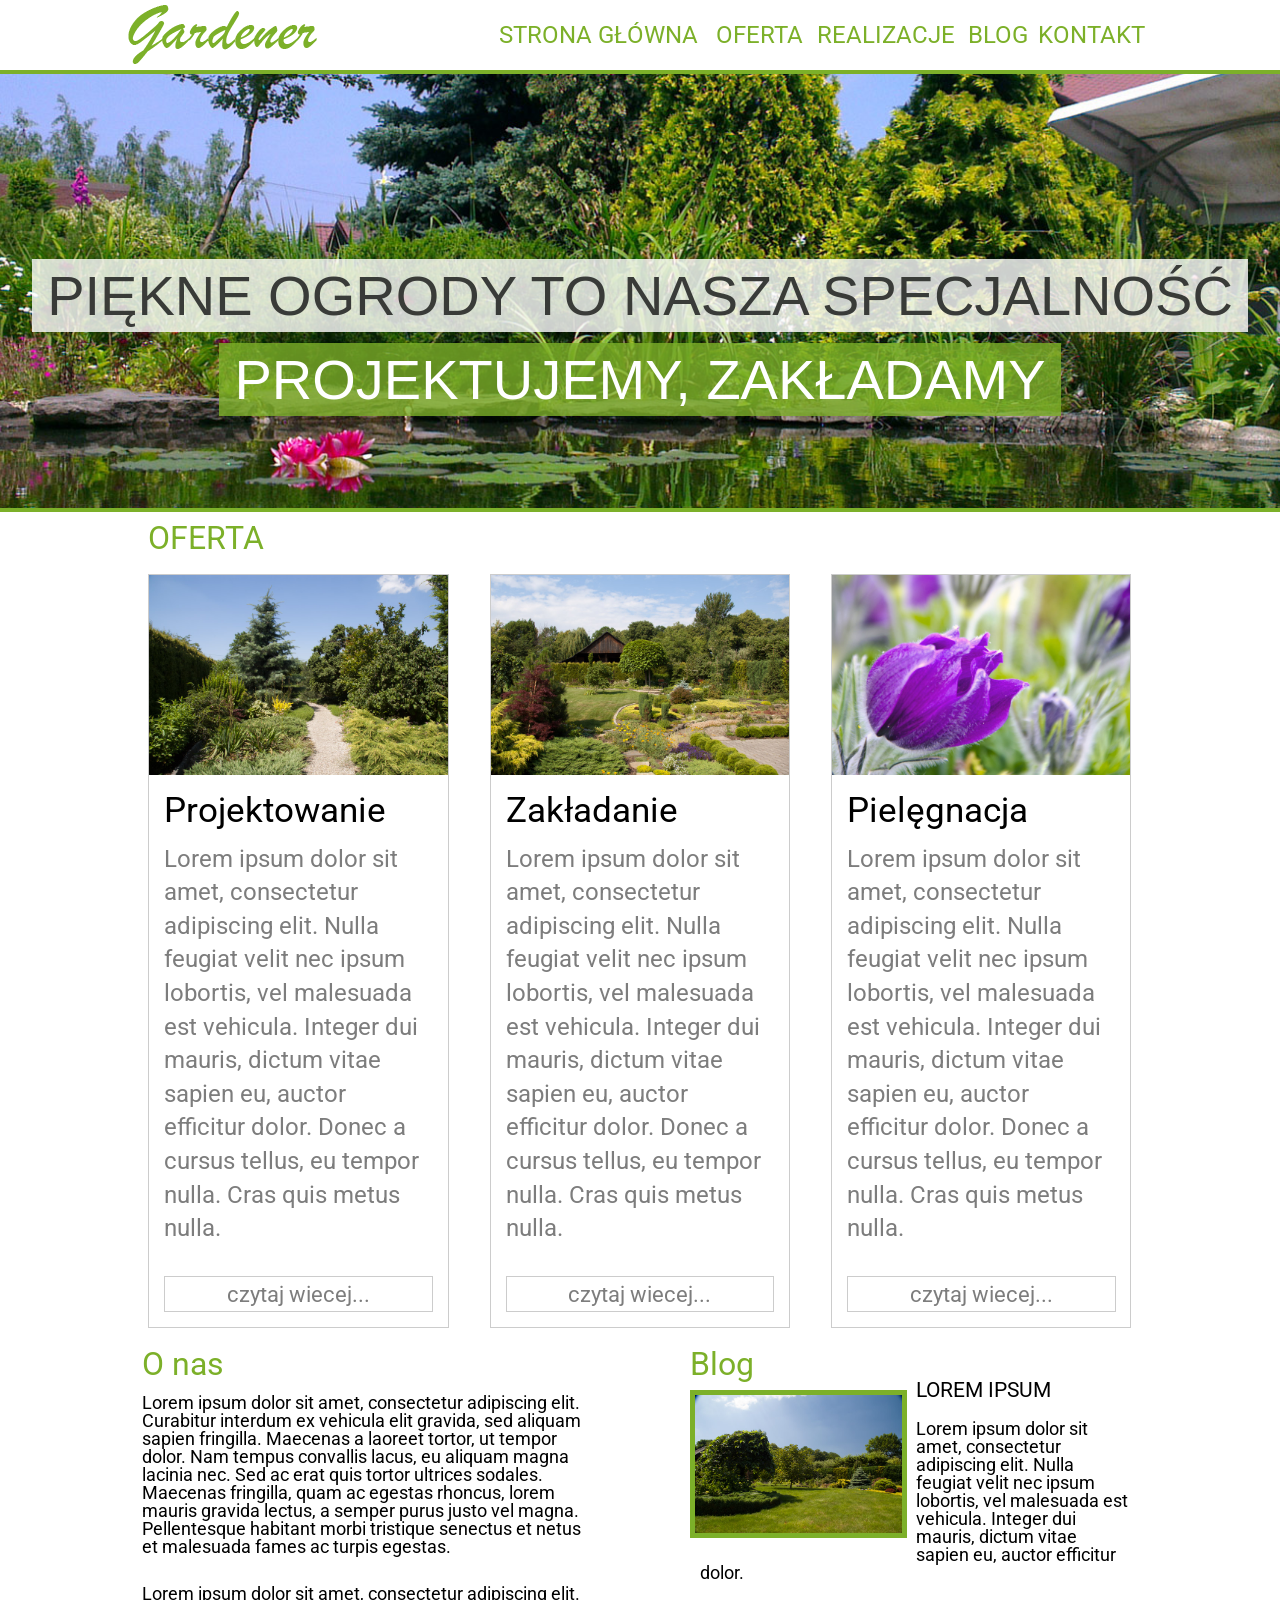
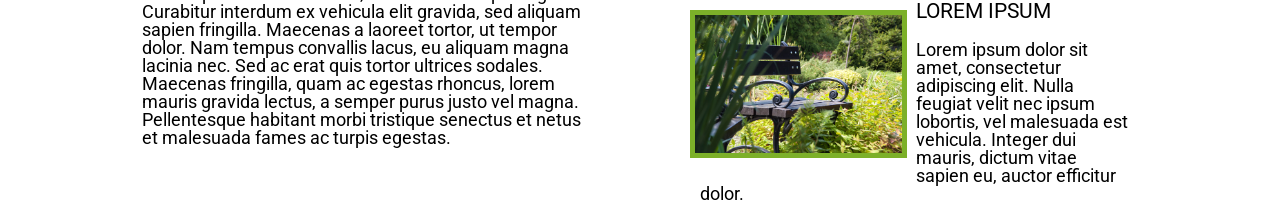
<file: garden/index.html>
<!DOCTYPE html>
<html lang="pl">
	<head>
	<meta charset="utf-8">
	
	<meta name="decryption" content=" Projektowanie i zakładanie ogrodów to nasza specjalność">
	<meta name="keywords" content="Zakładanie ogrodów projektowanie, pielęgnacja , projekt ogrodu">
	<meta name="viewport" content="width=device-width, initial-scale=1.0">
	<link rel="stylesheet" href="css/reset.css">
	<link href="http://fonts.googleapis.com/css?family=Roboto" rel="stylesheet" type="text/css">
	<link rel="stylesheet" href="css/style.css">
	<title>Garden - Projektowanie i zakładanie ogrodów</title>
	</head>
	<body>
	<header class="contener floatfix">
	<h1><a href="index.html">Gardener</a></h1>
	<nav>
		<a href="#" class="switch">MENU</a>
		<ul class="mennu">
			<li><a href="index.html">Strona główna</a></li>
			<li><a href="#">Oferta</a></li>
			<li><a href="#">Realizacje</a></li>
			<li><a href="#">Blog</a></li>
			<li><a href="#">Kontakt</a></li>
	</nav>
	</header> 
	<div class="slogan-bg">
		<div class="slogan">
		<h1>PIĘKNE OGRODY TO NASZA SPECJALNOŚĆ</h1>
		<h2>PROJEKTUJEMY, ZAKŁADAMY</h2>
	</div>
	</div>
	<section class="contener floatfix">
	<h1>Oferta</h1>
	<div class="box">
		<img src="images/projektowanie.jpg"
		alt='Projektowanie ogrodów'>
		<div class="desc">
		<h2>Projektowanie</h2>
		<p>Lorem ipsum dolor sit amet, consectetur adipiscing elit. Nulla feugiat velit nec ipsum lobortis,
		vel malesuada est vehicula. Integer dui mauris, dictum vitae sapien eu, auctor efficitur dolor. 
		Donec a cursus tellus, eu tempor nulla. Cras quis metus nulla.</p>
		<span class="readmore"><a href="#">
		czytaj wiecej...
		</a></span>
		</div>
	</div>
		<div class="box">
		<img src='images/zakladanie.jpg'
		alt='Zakładanie ogrodów'>
		<div class="desc">
		<h2>Zakładanie</h2>
		<p>Lorem ipsum dolor sit amet, consectetur adipiscing elit. Nulla feugiat velit nec ipsum lobortis,
		vel malesuada est vehicula. Integer dui mauris, dictum vitae sapien eu, auctor efficitur dolor. 
		Donec a cursus tellus, eu tempor nulla. Cras quis metus nulla.</p>
		<span class="readmore"><a href="#">
		czytaj wiecej...
		</a></span>
		</div>
	</div>
		
		<div class="box">
		<img src='images/pielegnacja.jpg'
		alt='Pielęgnacja ogrodów'>
		<div class="desc">
		<h2>Pielęgnacja</h2>
		<p>Lorem ipsum dolor sit amet, consectetur adipiscing elit. Nulla feugiat velit nec ipsum lobortis,
		vel malesuada est vehicula. Integer dui mauris, dictum vitae sapien eu, auctor efficitur dolor. 
		Donec a cursus tellus, eu tempor nulla. Cras quis metus nulla.</p>
		<span class="readmore"><a href="#">
		czytaj wiecej...
		</a></span>
		</div>
	</div>
	</section>
	<div class="contener floatfix">
		<div class="left">
		<h1>O nas</h1>
		<p>Lorem ipsum dolor sit amet, consectetur adipiscing elit. Curabitur interdum ex vehicula elit
		gravida, sed aliquam sapien fringilla. Maecenas a laoreet tortor, ut tempor dolor. Nam tempus
		convallis lacus, eu aliquam magna lacinia nec. Sed ac erat quis tortor ultrices sodales.
		Maecenas fringilla, quam ac egestas rhoncus, lorem mauris gravida lectus, a semper purus 
		justo vel magna. Pellentesque habitant morbi tristique senectus et netus et malesuada fames
		ac turpis egestas. 
		</p>
		<p>Lorem ipsum dolor sit amet, consectetur adipiscing elit. Curabitur interdum ex vehicula elit
		gravida, sed aliquam sapien fringilla. Maecenas a laoreet tortor, ut tempor dolor. Nam tempus
		convallis lacus, eu aliquam magna lacinia nec. Sed ac erat quis tortor ultrices sodales.
		Maecenas fringilla, quam ac egestas rhoncus, lorem mauris gravida lectus, a semper purus 
		justo vel magna. Pellentesque habitant morbi tristique senectus et netus et malesuada fames
		ac turpis egestas. 
		</p>
		</div>
		
		<div class="right">
		<h1>Blog</h1>
		<div class="post">
		<img src="images/post-1.jpg" alt="Tytuł postu">
		<h2><a href="#">LOREM IPSUM</a></h2>
		<p>Lorem ipsum dolor sit amet, consectetur adipiscing elit. Nulla feugiat velit nec ipsum lobortis,
		vel malesuada est vehicula. Integer dui mauris, dictum vitae sapien eu, auctor efficitur dolor. 
		</p>
		</div>
		
		<div class="post">
		<img src="images/post-2.jpg" alt="Tytuł postu">
		<h2><a href="#">LOREM IPSUM</a></h2>
		<p>Lorem ipsum dolor sit amet, consectetur adipiscing elit. Nulla feugiat velit nec ipsum lobortis,
		vel malesuada est vehicula. Integer dui mauris, dictum vitae sapien eu, auctor efficitur dolor. 
		</p>
		
	</div>
	<script src="js/jquery-3.2.1.js"></script>
	<script src="js/script.js"></script>
	</body>
</html>
</file>
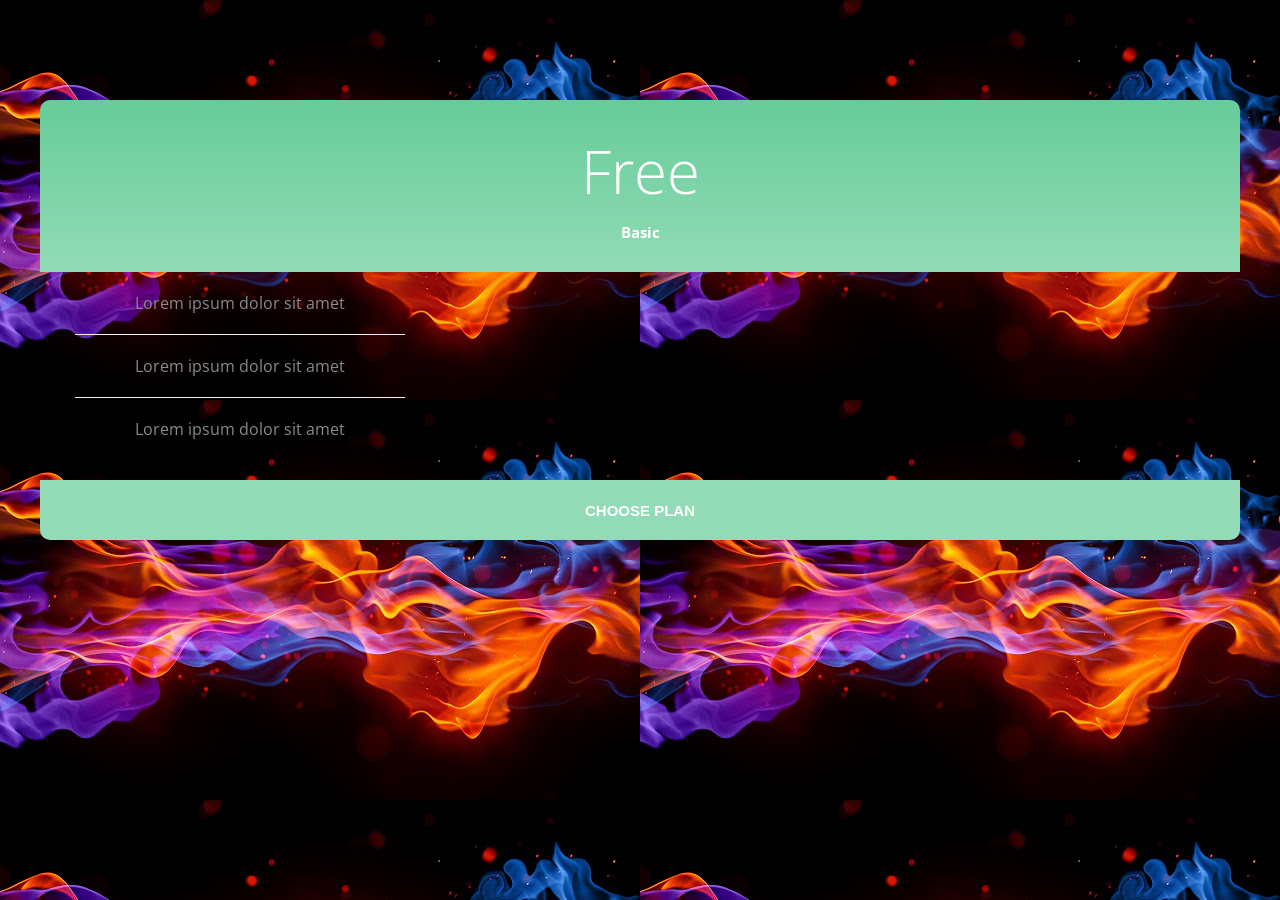
<file: WebDesigns/01. Modern Price Tables HTML5 & CSS3/index.html>
<!DOCTYPE html>
<html>
	<head>
		<meta charset="utf-8">
		<title>Modern Price Tables HTML5 & CSS3</title>
		<link rel="stylesheet" href="./style.css">
	<head>
	<body>

	<div id="price-table">
		<div class="price_card free">
			<div class="header">
				<span class="price">Free</span>
				<span class="name">Basic</span>
			</div>
			<ul class="features">
			<li>Lorem ipsum dolor sit amet</li>
			<li>Lorem ipsum dolor sit amet</li>
			<li>Lorem ipsum dolor sit amet</li>
			</ul>
			<button>Choose Plan</button>
		</div>
	</div>

	</body>
</html>
</file>
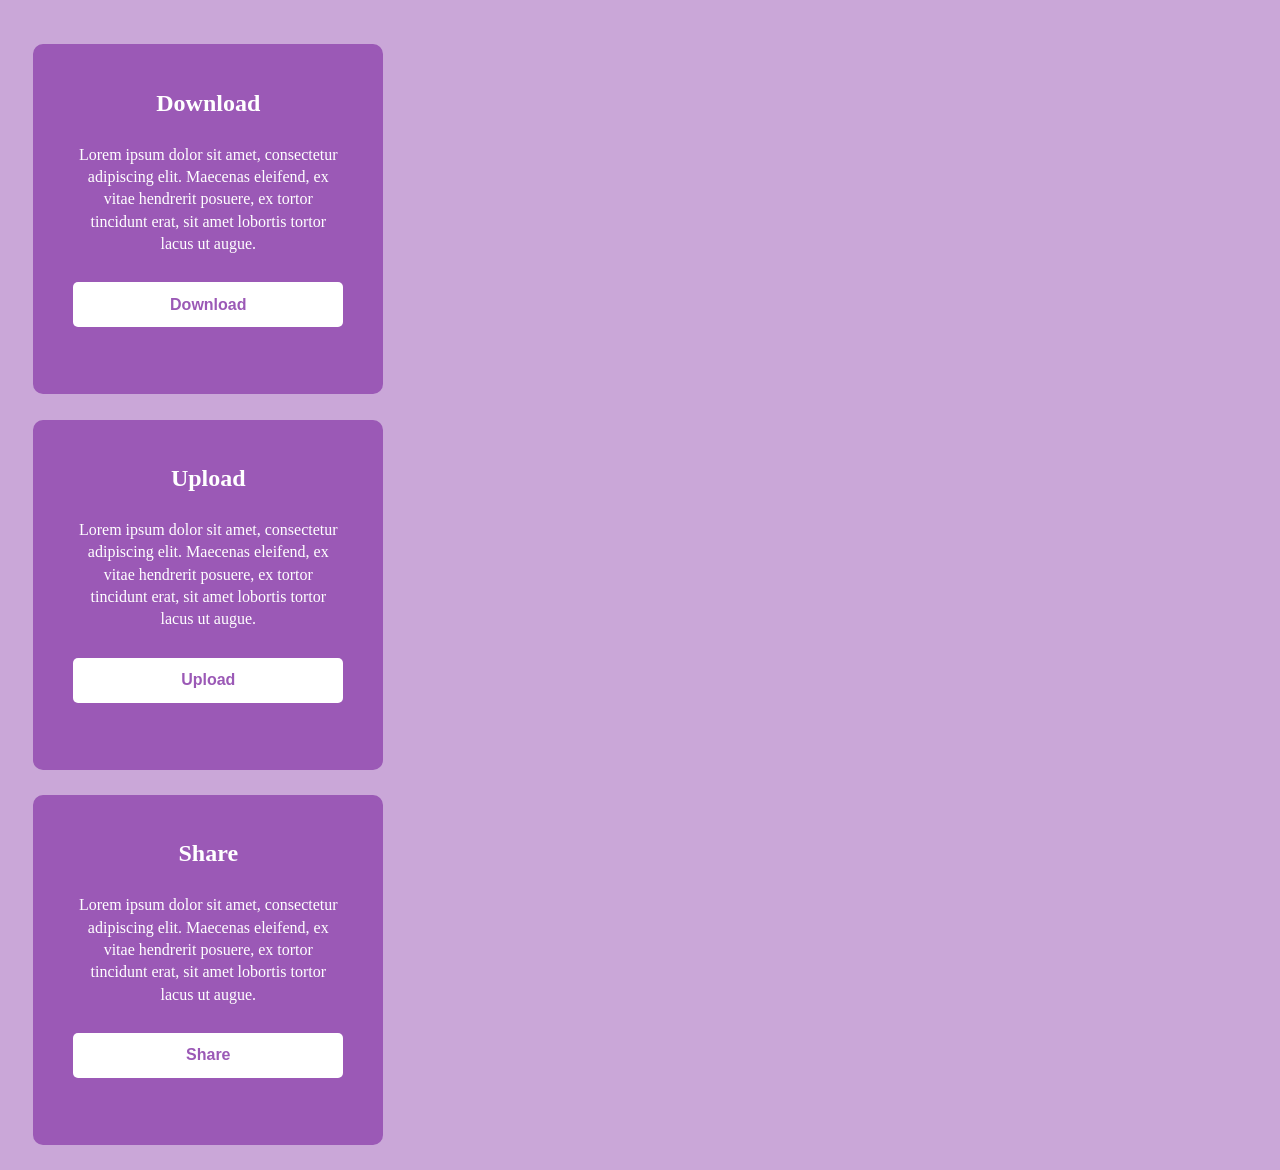
<file: WebDesigns/06. Flexbox Action Grid HTML5 CSS3/index.html>
<!DOCTYPE html>
<html>
	<head>
		<meta charset="utf-8">
		<title>Flexbox Action Grid HTML5 CSS3</title>
		<link rel="stylesheet" href="./style.css">
	<head>
	<body>
		<section class="xop-section">
			<div class="xop-wrapper">
			<div class="xop-container">
			</div>
			</div>
		</section>
		<div class="xop-actionBox">
			<h4 class="xop-heading">Download</h4>
			<p class="xop-text">Lorem ipsum dolor sit amet, consectetur adipiscing elit. Maecenas eleifend, ex vitae hendrerit posuere, ex tortor tincidunt erat, sit amet lobortis tortor lacus ut augue.</p>
			<button class="xop-btn">Download <i aria-hidden="true" class="fa fa-download"></i></button>
		</div>
		<div class="xop-actionBox">
			<h4 class="xop-heading">Upload</h4>
			<p class="xop-text">Lorem ipsum dolor sit amet, consectetur adipiscing elit. Maecenas eleifend, ex vitae hendrerit posuere, ex tortor tincidunt erat, sit amet lobortis tortor lacus ut augue.</p>
			<button class="xop-btn">Upload <i aria-hidden="true" class="fa fa-upload"></i></button>
		</div>
		<div class="xop-actionBox">
			<h4 class="xop-heading">Share</h4>
			<p class="xop-text">Lorem ipsum dolor sit amet, consectetur adipiscing elit. Maecenas eleifend, ex vitae hendrerit posuere, ex tortor tincidunt erat, sit amet lobortis tortor lacus ut augue.</p>
			<button class="xop-btn">Share <i aria-hidden="true" class="fa fa-share-alt"></i></button>
		</div>
	</body>
</html>
</file>
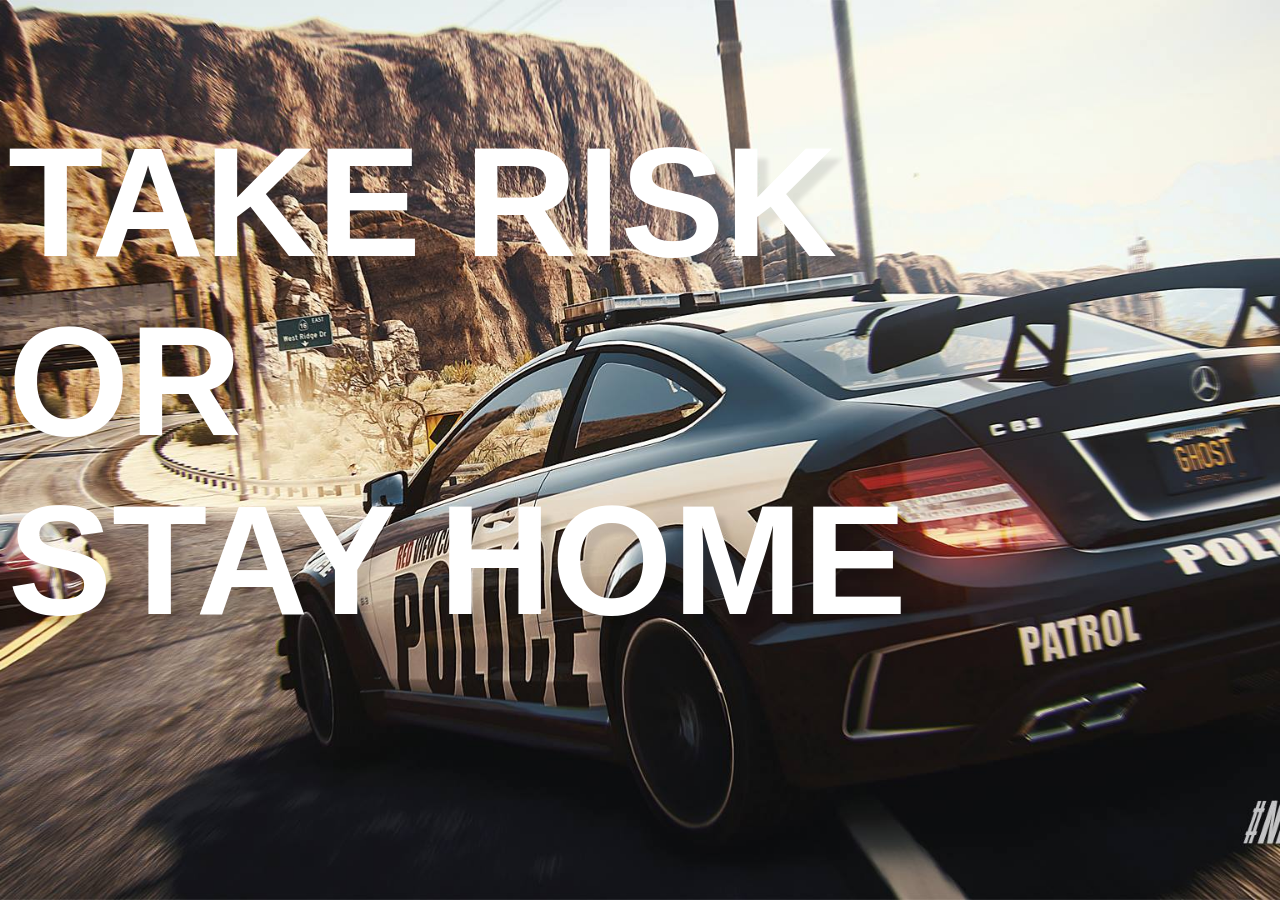
<file: WebDesigns/10. Responsive Full Page Background Image CSS3/index.html>
<!DOCTYPE html>
<html>
	<head>
		<meta charset="utf-8">
		<title>Responsive Full Page Background Image CSS3</title>
		<link rel="stylesheet" href="./style.css">
	<head>
	<body>
		<div class="text-container">
			<h1>take risk or <br> stay home</h1>
		</div>
	</body>
</html>
</file>
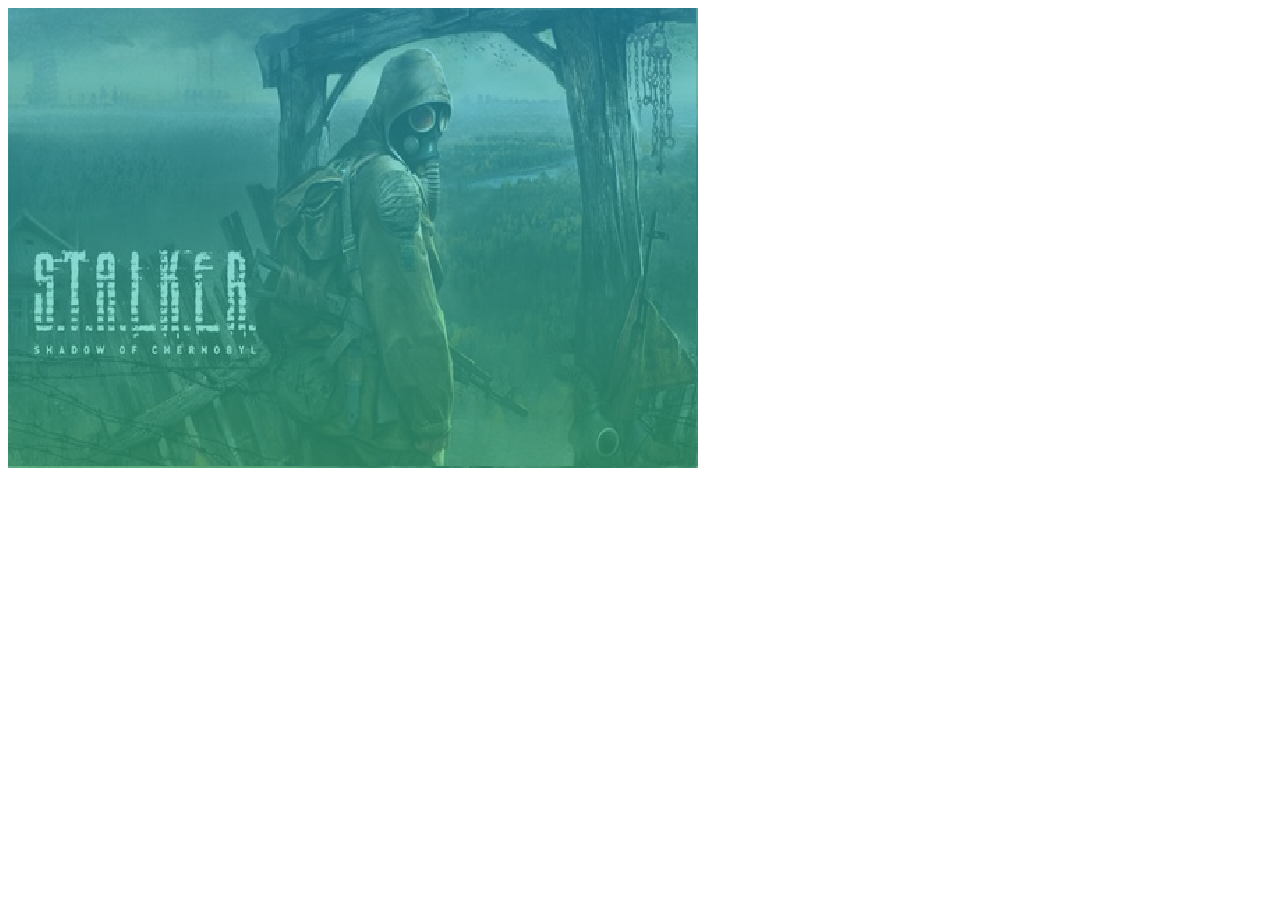
<file: WebDesigns/12. CSS3 Gradient Image Overlays/index.html>
<!DOCTYPE html>
<html>
	<head>
		<meta charset="utf-8">
		<title>CSS3 Gradient Image Overlays</title>
		<link rel="stylesheet" href="./style.css">
	<head>
	<body>
		<div class="color-overlay"></div>
	</body>
</html>
</file>
<file: garden/css/style.css>
body {
background-color: #fff;
font-family: 'Roboto', sans-serif;
font-size: 62,5%;
}

* {
-webkit-box-sizing: border-box;
-moz-box-sizing: border-box;
box-sizing: border-box;
}

	img {
		max-width: 100%;
	}
	
.floatfix:after {
content:'';
display: block;
clear: both;
}
.contener {
width: 80%;
max-width: 1100px;
margin: 0 auto;
}
header h1 {
float: left;
width: 35%;
min-width: 200px;
}
header h1 a {
display: block;
width: 200px;
height: 60px;
margin: 5px 0;
text-indent: -999em;
background: URL("../images/logo.png") top left no-repeat;
}
header nav {
float: right;
width: 65%;
}
header nav ul,
header nav ul.visible
{
display: table;
width: 100%;
}
header nav ul li {
display: table-cell;
}
header nav ul li a{
display: block;
height: 70px;
line-height: 70px;
font-size: 1.5em;
color: #7cb029;
text-transform: uppercase;
text-align: center;
text-decoration: none;
}
header nav ul li a:hover {
background: #7cb029;
color: #fff;
}

.slogan-bg {
height: 442px;
width: 100%;
background: URL(../images/slogan-bg.jpg) 
top center no-repeat;
background-size: cover;
overflow: hidden;
border-top: 4px solid #7cb029;
border-bottom: 4px solid #7cb029;
}

.slogan {
	text-align: center;
	padding-top: 180px;
	font-family: 'Impact', sans-serif;
	font-size: 3.5em;
	line-height: 1.5em;
}

.slogan h1 {
	color: #393b38;
	display: inline;
	padding: 5px 15px;
	background: rgba(255, 255, 255, 0.8);
}

.slogan h2 {
	color: #fff;
	display: inline;
	padding: 5px 15px;
	background: rgba(124, 176, 41, 0.8);
}

/*------------OFERTA-------------*/
		section.contener h1 {
			color: #7cb029;
			font-size: 2em;
			text-transform: uppercase;
			margin-top: 10px;
			margin-left: 2%;
		}
		
		.box {
			width: 29.333%;
			float: left;
			margin: 2%;
			border: 1px solid #ccc;
		}
		
		.box h2 {
			padding-top: 5%;
			padding-left: 5%;
			font-size: 2.2em;
			color: #000;
		}
		
		.box p
		{
			line-height: 1.4em;
			font-size: 1.5em;
			color: #7d7d7d;
			padding: 5%;
		}
		
		span.readmore a {
			display: block;
			margin: 5%;
			border: 1px solid #ccc;
			text-align: center;
			padding: 2%;
			font-size: 1.4em;
			color: #7d7d7d;
			text-decoration: none;
		}
		
		span.readmore a:hover {
			background-color: #7cb029;
			color: #fff;
		}
		
		.left {
			height: auto;
			width: 46%;
			margin-right:3%;
			display: block;
			float: left;
		}
		.left h1 {
			font-size: 2em;
			color:#7cb029;
			margin: 3%;
			display: inline;
			
			
		}
		.left h1:hover {
			background-color:#7cb029;
			color: #fff;
			
		}
		
		.left p {
			font-size: 18px;
			display: block;
			line-height: 1em;
			padding: 3%;
			
		}
		
		.right {
			height: auto;
			width: 46%;
			margin-left:2%;
			display: block;
			float: right;
		}
		
		.right img {
			display:block;
			float:left;
			width: 46%;
			border:5px solid #7cb029;
			margin: 2%;
	
			
		}
		
		.right h1 {
			font-size: 2em;
			color:#7cb029;
			display: inline;
			margin:2%;
		}
		
		.right h1:hover {
			background-color:#7cb029;
			color: #fff;
		}
		
		.right a {
			color: #000;
			font-size: 21px;
			display: inline;
			text-decoration: none;
			padding-bottom: 5px;
			
		}
		
		.right p {
			font-size: 18px;
			display: block;
			padding: 4%;
			line-height: 1em;
		
		}
		
		
		
	
/*-------MENU SWITCH----------*/
.switch {
display: none;
background-color: #7cb029;
color: #fff;
padding: 10px 15px;
float: right;
font-size: 1.4em;
text-decoration: none;
}
/*-------MAX-WIDTH 1024-------*/
@media screen and (max-width: 1024px) {
.contener {
width: 90%;
}
}
/*-------MAX-WIDTH 768-------*/
@media screen and (max-width: 768px) {
.contener {
width: 95%;
}

.switch {
display: block;
position: absolute;
top: 20px;
right: 20px;
}

header nav {
width: 100%;
}

header nav ul {
	display: none
}
}
/*-------MAX-WIDTH 480-------*/
@media screen and (max-width: 480px) {
.contener {
width: 100%;
}
.switch {
display: block;
position: absolute;
top: 20px;
right: 20px;
}
header nav ul li {
display: block;
width: 100%;
}
header nav ul li a {
height: 40px;
line-height: 40px;
border-bottom: 1px solid #7cb029;
}
}

header nav ul.visible {
	display: block;
}
</file>
<file: WebDesigns/01. Modern Price Tables HTML5 & CSS3/style.css>
@import url('http://fonts.googleapis.com/css?family=Open+Sans:300,400,700');

body {
	background: url('flames.jpg');
}

#price-table {
	max-width: 1200px;
	margin: 100px auto;
	font-family: 'Open Sans', sans-serif;
	font-size: 16px;
}

.price-card {
	max-width: 400px;
	background: #fff;
	display: inline-table;
	border-radius: 10px;
	margin: 20px;
}

.header {
	color: #fff;
	border-radius: 10px 10px 0 0;
}

.free .header {
	background-image: linear-gradient(#66cc99, #92dbb6);
}

.price {
	font-size: 60px;
	font-weight: 300;
	display: block;
	text-align: center;
	padding: 30px 0 10px;
}

.month {
	font-size:18px;
	font-weight: 300;
}

.name{
	font-size: 15px;
	font-weight: 700;
	display: block;
	text-align: center;
	padding: 0 0 30px;
}

.features {
	list-style: none;
	text-align: center;
	color: #8a8a8a;
	margin: 0;
	padding:0;
}

.features li {
	margin: 0 35px;
	padding: 20px 15px;
	max-width: 300px;
}

.features li:not(:last-child) {
	border: 1px solid #f2f2f2;
	border-top: 0;
	border-left: 0;
	border-right: 0;
}

button {
	color: #fff;
	border: 0;
	height: 60px;
	width: 100%;
	display: block;
	font-weight: 700;
	font-size: 15px;
	text-transform: uppercase;
	margin: 20px 0 0 0;
	cursor: pointer;
	border-radius: 0 0 10px 10px;
}

.free button {
	background: #92dbb6;
}
</file>
<file: WebDesigns/06. Flexbox Action Grid HTML5 CSS3/style.css>
body {
background: #caa7d8;
}
 
.xop-section {
font-family: 'Source Sans Pro', sans-serif;
font-weight: normal;
font-size: 1.6rem;
line-height: 1.3;
}
 
.xop-wrapper {
max-width: 85%;
width: 960px;
margin: 0 auto;
}
 
.xop-container {
display: flex;
margin: 2% 0;
}

.xop-actionBox {
width: 270px;
height: 270px;
background: #9b59b6;
text-align: center;
color: #fff;
padding: 40px;
border-radius: 10px;
margin: 2%;
}

@media screen and (max-width:1070px) {
 .xop-container {
 flex-direction: column;
 }
 .xop-actionBox {
 height: 270px;
 width: 200px;
 }
}

.xop-heading {
 font-size: 1.5em;
 font-weight: 600;
 margin: 2% 0;
}
 
.xop-text {
 padding: 4% 0;
 line-height: 1.4;
}

.xop-btn {
 background: #fff;
 border: none;
 padding: 5%;
 width: 100%;
 color: #9b59b6;
 font-family: 'Source Sans Pro', sans-serif;
 font-size: 1em;
 font-weight: 600;
 border-radius: 5px;
}
 
.xop-btn:hover {
 background: #b482c8;
 color: #fff;
 cursor: pointer;
}
</file>
<file: WebDesigns/10. Responsive Full Page Background Image CSS3/style.css>
html { 
background: url('nfs.jpg') no-repeat center center fixed; 
-webkit-background-size: cover; 
-moz-background-size: cover; 
-o-background-size: cover; 
background-size: cover; 
}

.text-container {
 max-width: 960px;
 position: absolute;
 top: 200;
 left: 70;
}
 
h1 {
 font-family: 'Roboto', sans-serif;
 color: #fff;
 font-size: 156px;
 text-shadow: 10px 10px 4px rgba(0, 0, 0, 0.1);
 text-transform: uppercase;
}
</file>
<file: WebDesigns/12. CSS3 Gradient Image Overlays/style.css>
.color-overlay {
 width: 690px;
 height: 460px;
 
 background:  
 linear-gradient(
 rgba(46,179,214, 0.60), 
 rgba(67,204,152, 0.60)
 ),
 url('pic.jpg');
}
</file>
